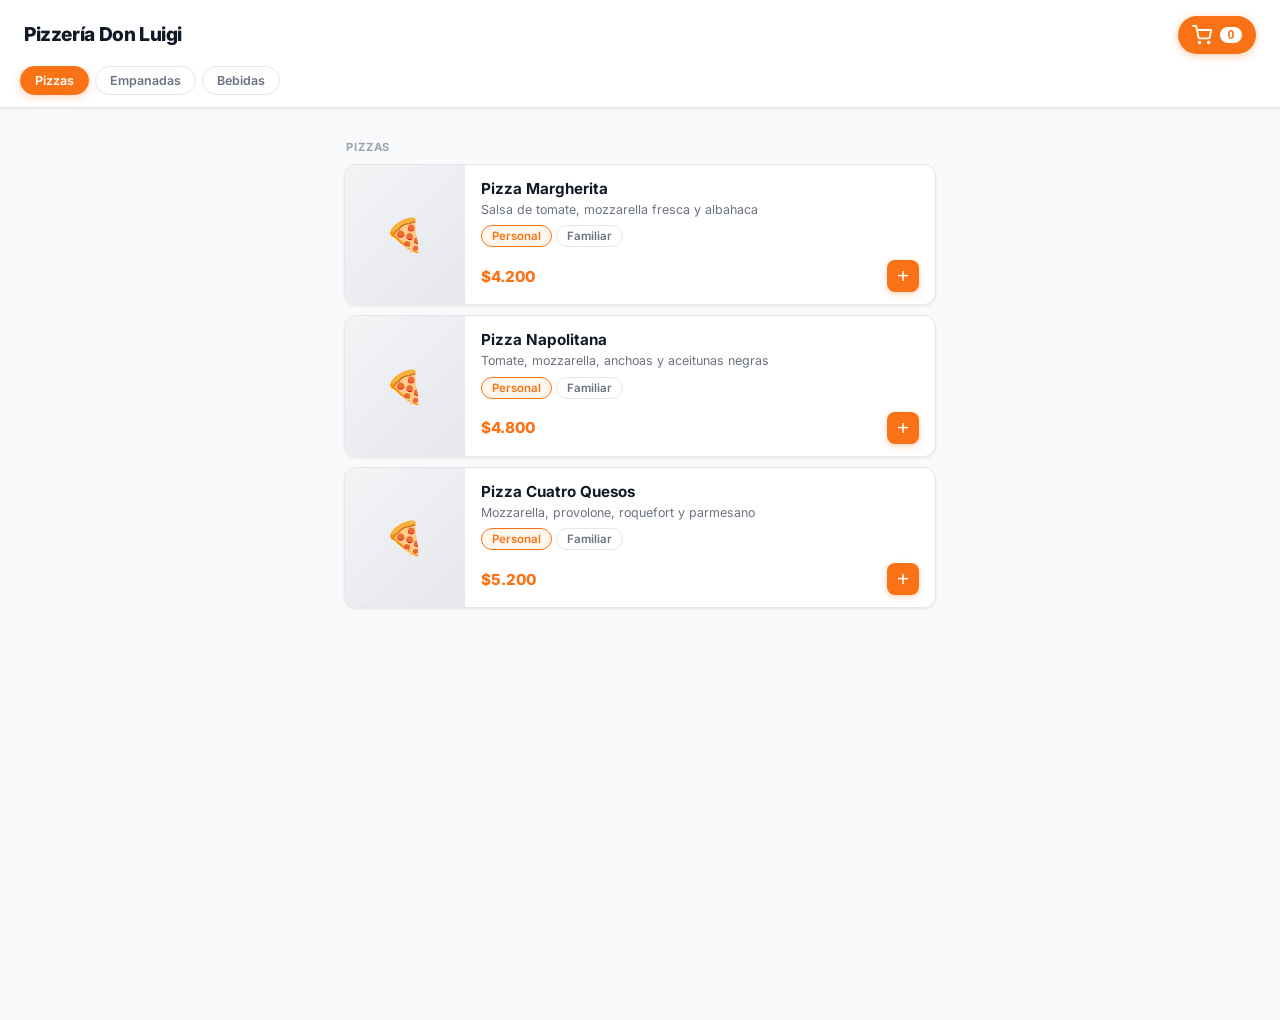
<file: public/templates/C1_SimpleCatalog/previews/preview.html>
<!DOCTYPE html>
<html lang="es">
<head>
  <meta charset="UTF-8"/>
  <meta name="viewport" content="width=device-width, initial-scale=1.0"/>
  <title>Preview — C1 Simple Catalog</title>
  <link rel="preconnect" href="https://fonts.googleapis.com"/>
  <link rel="preconnect" href="https://fonts.gstatic.com" crossorigin/>
  <link href="https://fonts.googleapis.com/css2?family=Inter:wght@400;500;600;700;800&display=swap" rel="stylesheet"/>
  <style>
*,*::before,*::after{box-sizing:border-box;margin:0;padding:0}
:root{--accent:#f97316;--accent-dark:#ea6c0a;--accent-soft:#fff7ed;--text:#111827;--text-2:#6b7280;--text-3:#9ca3af;--bg:#f9fafb;--surface:#ffffff;--border:#e5e7eb;--radius-sm:8px;--radius:12px;--radius-lg:20px;--shadow-sm:0 1px 3px rgba(0,0,0,.08);--shadow:0 4px 16px rgba(0,0,0,.10);--shadow-lg:0 8px 32px rgba(0,0,0,.14);--header-h:112px;--font:'Inter',system-ui,sans-serif;--wa:#25d366;--wa-dark:#1da851}
html{-webkit-text-size-adjust:100%;scroll-behavior:smooth}
body{font-family:var(--font);background:var(--bg);color:var(--text);min-height:100vh;-webkit-font-smoothing:antialiased}
#toast{position:fixed;top:calc(var(--header-h) + 8px);left:50%;transform:translateX(-50%) translateY(-8px);background:var(--text);color:#fff;padding:9px 18px;border-radius:50px;font-size:.8rem;font-weight:600;white-space:nowrap;z-index:9999;opacity:0;pointer-events:none;transition:opacity .2s,transform .2s cubic-bezier(.34,1.56,.64,1);box-shadow:var(--shadow)}
#toast.show{opacity:1;transform:translateX(-50%) translateY(0)}
.header{position:fixed;top:0;left:0;right:0;z-index:100;background:var(--surface);border-bottom:1px solid var(--border);box-shadow:var(--shadow-sm)}
.header-inner{display:flex;align-items:center;justify-content:space-between;padding:14px 16px 10px}
.header-title{font-size:1.05rem;font-weight:800;color:var(--text);letter-spacing:-.02em;line-height:1.2;flex:1;min-width:0;white-space:nowrap;overflow:hidden;text-overflow:ellipsis;margin-right:12px}
.cart-fab{position:relative;display:flex;align-items:center;justify-content:center;background:var(--accent);border:none;border-radius:50px;padding:9px 14px;color:white;cursor:pointer;gap:8px;flex-shrink:0;transition:background .15s,transform .1s;box-shadow:0 2px 8px rgba(249,115,22,.35)}
.cart-fab:hover{background:var(--accent-dark)}.cart-fab:active{transform:scale(.94)}
.cart-count{font-size:.78rem;font-weight:800;background:white;color:var(--accent);border-radius:50px;padding:1px 7px;min-width:22px;text-align:center;transition:transform .2s cubic-bezier(.34,1.56,.64,1)}
.cart-count.bump{animation:bump .35s cubic-bezier(.34,1.56,.64,1)}
@keyframes bump{0%{transform:scale(1)}50%{transform:scale(1.5)}100%{transform:scale(1)}}
.tabs{display:flex;overflow-x:auto;scrollbar-width:none;-webkit-overflow-scrolling:touch;padding:0 12px 10px;gap:6px}
.tabs::-webkit-scrollbar{display:none}
.tab{flex-shrink:0;padding:6px 14px;border:1.5px solid var(--border);border-radius:50px;background:transparent;font-family:var(--font);font-size:.78rem;font-weight:600;color:var(--text-2);cursor:pointer;white-space:nowrap;transition:all .15s}
.tab:hover{border-color:var(--accent);color:var(--accent)}
.tab.active{background:var(--accent);border-color:var(--accent);color:white;box-shadow:0 2px 8px rgba(249,115,22,.3)}
.main{margin-top:var(--header-h);padding:16px 12px 32px;max-width:640px;margin-left:auto;margin-right:auto}
.section{display:none}.section.active{display:block}
.section-title{font-size:.7rem;font-weight:700;text-transform:uppercase;letter-spacing:.08em;color:var(--text-3);margin-bottom:10px;padding-left:2px}
.grid{display:flex;flex-direction:column;gap:10px}
.card{background:var(--surface);border-radius:var(--radius);box-shadow:var(--shadow-sm);border:1px solid var(--border);overflow:hidden;display:flex;align-items:stretch;animation:fadeUp .22s ease both;transition:box-shadow .2s,transform .15s;cursor:pointer}
.card:active{transform:scale(.985)}
@keyframes fadeUp{from{opacity:0;transform:translateY(10px)}to{opacity:1;transform:translateY(0)}}
.card:nth-child(1){animation-delay:.03s}.card:nth-child(2){animation-delay:.06s}.card:nth-child(3){animation-delay:.09s}.card:nth-child(4){animation-delay:.12s}.card:nth-child(5){animation-delay:.15s}.card:nth-child(6){animation-delay:.18s}
.card-img-wrap{width:100px;min-width:100px;aspect-ratio:1;overflow:hidden;background:var(--bg);flex-shrink:0}
.card-img{width:100%;height:100%;object-fit:cover;display:block;transition:transform .3s}
.card:hover .card-img{transform:scale(1.05)}
.card-no-img{width:100%;height:100%;display:flex;align-items:center;justify-content:center;font-size:2rem;background:linear-gradient(135deg,#f3f4f6,#e5e7eb);color:var(--text-3)}
.card-body{flex:1;padding:12px 12px 10px;display:flex;flex-direction:column;gap:3px;min-width:0}
.card-name{font-size:.9rem;font-weight:700;color:var(--text);line-height:1.25}
.card-desc{font-size:.78rem;color:var(--text-2);line-height:1.4;display:-webkit-box;-webkit-line-clamp:2;-webkit-box-orient:vertical;overflow:hidden}
.card-footer{display:flex;align-items:center;justify-content:space-between;margin-top:8px}
.card-price{font-size:.95rem;font-weight:800;color:var(--accent)}
.card-variants{display:flex;flex-wrap:wrap;gap:4px;margin-top:4px;margin-bottom:2px}
.variant-chip{padding:3px 10px;border-radius:50px;border:1.5px solid var(--border);font-family:var(--font);font-size:.72rem;font-weight:600;color:var(--text-2);background:transparent;cursor:pointer;transition:all .12s}
.variant-chip.active{background:var(--accent-soft);border-color:var(--accent);color:var(--accent)}
.add-btn{width:32px;height:32px;border-radius:var(--radius-sm);background:var(--accent);border:none;color:white;font-size:1.3rem;line-height:1;display:flex;align-items:center;justify-content:center;cursor:pointer;flex-shrink:0;transition:background .15s,transform .1s;box-shadow:0 2px 6px rgba(249,115,22,.3)}
.add-btn:hover{background:var(--accent-dark)}.add-btn:active{transform:scale(.88)}
.overlay{display:none;position:fixed;inset:0;z-index:200;background:rgba(0,0,0,.45);backdrop-filter:blur(2px);-webkit-backdrop-filter:blur(2px)}
.overlay.open{display:flex;align-items:flex-end}
.cart-sheet{width:100%;max-width:640px;margin:0 auto;background:var(--surface);border-radius:var(--radius-lg) var(--radius-lg) 0 0;max-height:82vh;display:flex;flex-direction:column;animation:slideUp .28s cubic-bezier(.32,.72,0,1);box-shadow:var(--shadow-lg)}
@keyframes slideUp{from{transform:translateY(40px);opacity:0}to{transform:translateY(0);opacity:1}}
.cart-drag-handle{width:36px;height:4px;background:var(--border);border-radius:2px;margin:12px auto 0;flex-shrink:0}
.cart-header{display:flex;align-items:center;justify-content:space-between;padding:12px 18px 10px;flex-shrink:0;border-bottom:1px solid var(--border)}
.cart-title{font-size:1rem;font-weight:800;color:var(--text)}
.cart-close{background:var(--bg);border:1px solid var(--border);border-radius:50%;width:30px;height:30px;display:flex;align-items:center;justify-content:center;cursor:pointer;color:var(--text-2);transition:background .15s}
.cart-close:hover{background:var(--border)}
.cart-items{flex:1;overflow-y:auto;padding:12px 18px;scrollbar-width:thin;scrollbar-color:var(--border) transparent}
.cart-empty{text-align:center;color:var(--text-3);font-size:.85rem;padding:28px 0}
.cart-row{display:flex;align-items:center;justify-content:space-between;padding:9px 0;border-bottom:1px solid var(--bg);gap:8px;animation:fadeUp .15s ease}
.cart-row-info{flex:1;min-width:0}
.cart-row-name{font-size:.85rem;font-weight:600;color:var(--text);white-space:nowrap;overflow:hidden;text-overflow:ellipsis}
.cart-row-sub{font-size:.75rem;color:var(--text-2)}
.cart-row-price{font-size:.88rem;font-weight:700;color:var(--accent);flex-shrink:0}
.cart-footer{flex-shrink:0;padding:14px 18px 18px;border-top:1px solid var(--border);background:var(--surface)}
.delivery-toggle{display:flex;gap:6px;margin-bottom:12px;background:var(--bg);border-radius:var(--radius-sm);padding:4px}
.delivery-opt{flex:1;padding:8px 6px;border:none;border-radius:6px;background:transparent;font-family:var(--font);font-size:.78rem;font-weight:600;color:var(--text-2);cursor:pointer;transition:all .15s;white-space:nowrap}
.delivery-opt.active{background:var(--surface);color:var(--text);box-shadow:var(--shadow-sm)}
.delivery-address{margin-bottom:12px}
.address-input{width:100%;padding:10px 14px;border:1.5px solid var(--border);border-radius:var(--radius-sm);font-family:var(--font);font-size:.85rem;color:var(--text);background:var(--surface);outline:none;transition:border-color .15s}
.address-input:focus{border-color:var(--accent)}
.address-input::placeholder{color:var(--text-3)}
.cart-total-row{display:flex;justify-content:space-between;align-items:center;margin-bottom:14px}
.cart-total-label{font-size:.9rem;font-weight:600;color:var(--text-2)}
.cart-total-amount{font-size:1.2rem;font-weight:800;color:var(--text)}
.wa-btn{display:flex;align-items:center;justify-content:center;gap:10px;width:100%;padding:14px;background:var(--wa);color:white;text-decoration:none;border-radius:var(--radius);font-family:var(--font);font-size:.92rem;font-weight:700;transition:background .15s,transform .1s;box-shadow:0 4px 16px rgba(37,211,102,.3)}
.wa-btn:hover{background:var(--wa-dark)}.wa-btn:active{transform:scale(.97)}
@media(min-width:640px){.header-inner{padding:16px 24px 12px}.header-title{font-size:1.2rem}.tabs{padding:0 20px 12px}.main{padding:20px 24px 40px;margin-top:120px}.card-img-wrap{width:120px;min-width:120px}.card-body{padding:14px 16px 12px}.card-name{font-size:.95rem}}
  </style>
</head>
<body>

<div id="toast"></div>

<header class="header">
  <div class="header-inner">
    <h1 class="header-title" id="header-title"></h1>
    <button class="cart-fab" id="cart-fab" onclick="openCart()">
      <svg width="20" height="20" viewBox="0 0 24 24" fill="none" stroke="currentColor" stroke-width="2.2" stroke-linecap="round" stroke-linejoin="round"><circle cx="9" cy="21" r="1"/><circle cx="20" cy="21" r="1"/><path d="M1 1h4l2.68 13.39a2 2 0 0 0 2 1.61h9.72a2 2 0 0 0 2-1.61L23 6H6"/></svg>
      <span class="cart-count" id="cart-count">0</span>
    </button>
  </div>
  <nav class="tabs" id="tabs"></nav>
</header>

<main class="main" id="main"></main>

<div class="overlay" id="overlay" onclick="handleOverlayClick(event)">
  <div class="cart-sheet">
    <div class="cart-drag-handle"></div>
    <div class="cart-header">
      <h2 class="cart-title">Tu pedido</h2>
      <button class="cart-close" onclick="closeCart()">
        <svg width="18" height="18" viewBox="0 0 24 24" fill="none" stroke="currentColor" stroke-width="2.5" stroke-linecap="round"><line x1="18" y1="6" x2="6" y2="18"/><line x1="6" y1="6" x2="18" y2="18"/></svg>
      </button>
    </div>
    <div class="cart-items" id="cart-items"></div>
    <div class="cart-footer">
      <div class="delivery-toggle">
        <button class="delivery-opt active" id="opt-retiro" onclick="setDelivery(false)">🏪 Retiro en local</button>
        <button class="delivery-opt" id="opt-delivery" onclick="setDelivery(true)">🛵 Envío a domicilio</button>
      </div>
      <div class="delivery-address" id="delivery-address" style="display:none">
        <input type="text" id="address-input" class="address-input" placeholder="Tu dirección de entrega..." oninput="updateWaLink()"/>
      </div>
      <div class="cart-total-row">
        <span class="cart-total-label" id="cart-total-label">Total</span>
        <span class="cart-total-amount" id="cart-total">$0</span>
      </div>
      <a class="wa-btn" id="wa-btn" href="#" target="_blank" rel="noopener">
        <svg width="20" height="20" viewBox="0 0 24 24" fill="currentColor"><path d="M17.472 14.382c-.297-.149-1.758-.867-2.03-.967-.273-.099-.471-.148-.67.15-.197.297-.767.966-.94 1.164-.173.199-.347.223-.644.075-.297-.15-1.255-.463-2.39-1.475-.883-.788-1.48-1.761-1.653-2.059-.173-.297-.018-.458.13-.606.134-.133.298-.347.446-.52.149-.174.198-.298.298-.497.099-.198.05-.371-.025-.52-.075-.149-.669-1.612-.916-2.207-.242-.579-.487-.5-.669-.51-.173-.008-.371-.01-.57-.01-.198 0-.52.074-.792.372-.272.297-1.04 1.016-1.04 2.479 0 1.462 1.065 2.875 1.213 3.074.149.198 2.096 3.2 5.077 4.487.709.306 1.262.489 1.694.625.712.227 1.36.195 1.871.118.571-.085 1.758-.719 2.006-1.413.248-.694.248-1.289.173-1.413-.074-.124-.272-.198-.57-.347zm-5.421 7.403h-.004a9.87 9.87 0 01-5.031-1.378l-.361-.214-3.741.982.998-3.648-.235-.374a9.86 9.86 0 01-1.51-5.26c.001-5.45 4.436-9.884 9.888-9.884 2.64 0 5.122 1.03 6.988 2.898a9.825 9.825 0 012.893 6.994c-.003 5.45-4.437 9.884-9.885 9.884zm8.413-18.297A11.815 11.815 0 0012.05 0C5.495 0 .16 5.335.157 11.892c0 2.096.547 4.142 1.588 5.945L.057 24l6.305-1.654a11.882 11.882 0 005.683 1.448h.005c6.554 0 11.89-5.335 11.893-11.893a11.821 11.821 0 00-3.48-8.413z"/></svg>
        Enviar pedido por WhatsApp
      </a>
    </div>
  </div>
</div>

<script>
const NOMBRE   = 'Pizzería Don Luigi';
const WHATSAPP = '5493412295316';
const DELIVERY_COSTO = 500;
const GOODS = [
  { id:'P01', nombre:'Pizza Margherita', descripcion:'Salsa de tomate, mozzarella fresca y albahaca', categoria:'Pizzas', precio_final:null, imagen:'https://images.unsplash.com/photo-1574071318508-1cdbab80fff6?w=400&q=80', variantes:[{id:'v1',label:'Personal',precio:4200},{id:'v2',label:'Familiar',precio:7800}] },
  { id:'P02', nombre:'Pizza Napolitana', descripcion:'Tomate, mozzarella, anchoas y aceitunas negras', categoria:'Pizzas', precio_final:null, imagen:'https://images.unsplash.com/photo-1513104890138-7c749659a591?w=400&q=80', variantes:[{id:'v1',label:'Personal',precio:4800},{id:'v2',label:'Familiar',precio:8900}] },
  { id:'P03', nombre:'Pizza Cuatro Quesos', descripcion:'Mozzarella, provolone, roquefort y parmesano', categoria:'Pizzas', precio_final:null, variantes:[{id:'v1',label:'Personal',precio:5200},{id:'v2',label:'Familiar',precio:9600}] },
  { id:'E01', nombre:'Empanadas de carne (x6)', descripcion:'Relleno jugoso de carne cortada a cuchillo con huevo y aceitunas', categoria:'Empanadas', precio_final:3600, imagen:'https://images.unsplash.com/photo-1626645738306-2427b3d2c6ec?w=400&q=80' },
  { id:'E02', nombre:'Empanadas de jamón y queso (x6)', descripcion:'Jamón cocido y mozzarella fundida', categoria:'Empanadas', precio_final:3200 },
  { id:'E03', nombre:'Empanadas de humita (x6)', descripcion:'Choclo cremoso con especias', categoria:'Empanadas', precio_final:3000 },
  { id:'B01', nombre:'Coca-Cola', descripcion:'Bebida gaseosa', categoria:'Bebidas', precio_final:null, imagen:'https://images.unsplash.com/photo-1622485761324-8248b6c96595?w=400&q=80', variantes:[{id:'v1',label:'500ml',precio:900},{id:'v2',label:'1.5L',precio:1600}] },
  { id:'B02', nombre:'Agua mineral', categoria:'Bebidas', precio_final:null, variantes:[{id:'v1',label:'500ml',precio:600},{id:'v2',label:'1L',precio:900}] },
  { id:'B03', nombre:'Cerveza Quilmes', descripcion:'Lata 473ml bien fría', categoria:'Bebidas', precio_final:1200 }
];

const cart={},selectedVariants={};
let isDelivery=false,toastTimer;

document.addEventListener('DOMContentLoaded',init);

function init(){
  document.getElementById('header-title').textContent=NOMBRE;
  buildTabs();buildSections();updateCartCount();
}

function getCategories(){return[...new Set(GOODS.map(g=>g.categoria||'General'))]}

function buildTabs(){
  const cats=getCategories(),el=document.getElementById('tabs');
  el.innerHTML='';
  cats.forEach((cat,i)=>{
    const btn=document.createElement('button');
    btn.className='tab'+(i===0?' active':'');
    btn.textContent=cat;
    btn.onclick=()=>switchTab(cat,btn);
    el.appendChild(btn);
  });
}

function buildSections(){
  const cats=getCategories(),main=document.getElementById('main');
  main.innerHTML='';
  cats.forEach((cat,i)=>{
    const section=document.createElement('div');
    section.className='section'+(i===0?' active':'');
    section.id='section-'+i;
    const title=document.createElement('div');
    title.className='section-title';title.textContent=cat;
    section.appendChild(title);
    const grid=document.createElement('div');grid.className='grid';
    GOODS.filter(g=>(g.categoria||'General')===cat).forEach(item=>grid.appendChild(buildCard(item)));
    section.appendChild(grid);main.appendChild(section);
  });
}

function switchTab(cat,btn){
  const cats=getCategories();
  document.querySelectorAll('.tab').forEach((t,i)=>t.classList.toggle('active',cats[i]===cat));
  document.querySelectorAll('.section').forEach((s,i)=>s.classList.toggle('active',cats[i]===cat));
  btn?.scrollIntoView({behavior:'smooth',block:'nearest',inline:'center'});
}

function buildCard(item){
  const card=document.createElement('div');card.className='card';
  const imgWrap=document.createElement('div');imgWrap.className='card-img-wrap';
  if(item.imagen){const img=document.createElement('img');img.className='card-img';img.src=item.imagen;img.alt=item.nombre;img.loading='lazy';img.onerror=()=>{imgWrap.innerHTML='<div class="card-no-img">🍕</div>'};imgWrap.appendChild(img);}
  else{imgWrap.innerHTML='<div class="card-no-img">🍕</div>';}
  card.appendChild(imgWrap);
  const body=document.createElement('div');body.className='card-body';
  const name=document.createElement('div');name.className='card-name';name.textContent=item.nombre;body.appendChild(name);
  if(item.descripcion){const desc=document.createElement('div');desc.className='card-desc';desc.textContent=item.descripcion;body.appendChild(desc);}
  if(item.variantes&&item.variantes.length>1){
    selectedVariants[item.id]=item.variantes[0];
    const varRow=document.createElement('div');varRow.className='card-variants';
    item.variantes.forEach((v,i)=>{
      const chip=document.createElement('button');chip.className='variant-chip'+(i===0?' active':'');chip.textContent=v.label;chip.id='chip-'+item.id+'-'+v.id;
      chip.onclick=(e)=>{e.stopPropagation();selectedVariants[item.id]=v;item.variantes.forEach(vv=>{const el=document.getElementById('chip-'+item.id+'-'+vv.id);if(el)el.classList.toggle('active',vv.id===v.id)});const priceEl=document.getElementById('price-'+item.id);if(priceEl)priceEl.textContent=fmt(v.precio);};
      varRow.appendChild(chip);
    });
    body.appendChild(varRow);
  } else if(item.variantes&&item.variantes.length===1){selectedVariants[item.id]=item.variantes[0];}
  const footer=document.createElement('div');footer.className='card-footer';
  const price=document.createElement('span');price.className='card-price';price.id='price-'+item.id;
  const basePrice=item.variantes?.[0]?.precio??item.precio_final??0;price.textContent=fmt(basePrice);footer.appendChild(price);
  const addBtn=document.createElement('button');addBtn.className='add-btn';addBtn.innerHTML='+';
  addBtn.onclick=(e)=>{e.stopPropagation();addToCart(item);showToast('✓ '+item.nombre);};
  footer.appendChild(addBtn);body.appendChild(footer);card.appendChild(body);return card;
}

function addToCart(item){
  const v=selectedVariants[item.id]||null;
  const precio=v?v.precio:(item.precio_final??0);
  const label=v?`${item.nombre} (${v.label})`:item.nombre;
  const key=item.id+(v?'_'+v.id:'');
  if(cart[key])cart[key].qty++;else cart[key]={key,label,precio,qty:1};
  updateCartCount();
}

function updateCartCount(){
  const total=Object.values(cart).reduce((s,i)=>s+i.qty,0);
  const badge=document.getElementById('cart-count');
  badge.textContent=total;badge.classList.remove('bump');void badge.offsetWidth;badge.classList.add('bump');
}

function openCart(){renderCartItems();document.getElementById('overlay').classList.add('open');document.body.style.overflow='hidden';}
function closeCart(){document.getElementById('overlay').classList.remove('open');document.body.style.overflow='';}
function handleOverlayClick(e){if(e.target===document.getElementById('overlay'))closeCart();}

function setDelivery(val){
  isDelivery=val;
  document.getElementById('opt-retiro').classList.toggle('active',!val);
  document.getElementById('opt-delivery').classList.toggle('active',val);
  document.getElementById('delivery-address').style.display=val?'block':'none';
  if(!val)document.getElementById('address-input').value='';
  updateWaLink();
}

function renderCartItems(){
  const items=Object.values(cart),container=document.getElementById('cart-items');
  container.innerHTML='';
  if(!items.length){container.innerHTML='<p class="cart-empty">Todavía no agregaste nada 🛒</p>';document.getElementById('cart-total').textContent=fmt(0);document.getElementById('wa-btn').href='#';return;}
  items.forEach(item=>{
    const row=document.createElement('div');row.className='cart-row';
    row.innerHTML=`<div class="cart-row-info"><div class="cart-row-name">${item.label}</div>${item.qty>1?`<div class="cart-row-sub">x${item.qty}</div>`:''}</div><div class="cart-row-price">${fmt(item.precio*item.qty)}</div>`;
    container.appendChild(row);
  });
  updateWaLink();
}

function updateWaLink(){
  const items=Object.values(cart);
  if(!items.length)return;
  const subtotal=items.reduce((s,i)=>s+i.precio*i.qty,0);
  const costoEnvio=isDelivery&&DELIVERY_COSTO>0?DELIVERY_COSTO:null;
  const costoDesconocido=isDelivery&&!costoEnvio;
  const total=costoEnvio?subtotal+costoEnvio:subtotal;
  document.getElementById('cart-total-label').textContent=costoDesconocido?'Subtotal':'Total';
  document.getElementById('cart-total').textContent=fmt(total);
  const lines=items.map(i=>`• ${i.label}${i.qty>1?' x'+i.qty:''} — ${fmt(i.precio*i.qty)}`);
  if(isDelivery){
    if(costoEnvio){lines.push(`• 🛵 Envío a domicilio — ${fmt(costoEnvio)}`);lines.push('');lines.push(`*Total: ${fmt(total)}*`);}
    else{lines.push('');lines.push(`*Subtotal: ${fmt(subtotal)}*`);lines.push(`• 🛵 Envío a domicilio — a convenir`);}
    const address=document.getElementById('address-input')?.value?.trim();
    if(address)lines.push(`📍 ${address}`);
  } else {
    lines.push('');lines.push(`*Total: ${fmt(total)}*`);lines.push(`🏪 Retiro en local`);
  }
  const msg=`Hola *${NOMBRE}*! Vengo desde ÍndiceIA 🟣\n\nQuiero hacer el siguiente pedido:\n\n${lines.join('\n')}\n\nGracias 🙏`;
  document.getElementById('wa-btn').href=`https://wa.me/${WHATSAPP}?text=${encodeURIComponent(msg)}`;
}

function showToast(msg){const el=document.getElementById('toast');el.textContent=msg;el.classList.add('show');clearTimeout(toastTimer);toastTimer=setTimeout(()=>el.classList.remove('show'),1800);}
function fmt(n){return'$'+Number(n).toLocaleString('es-AR');}
</script>
</body>
</html>
</file>
